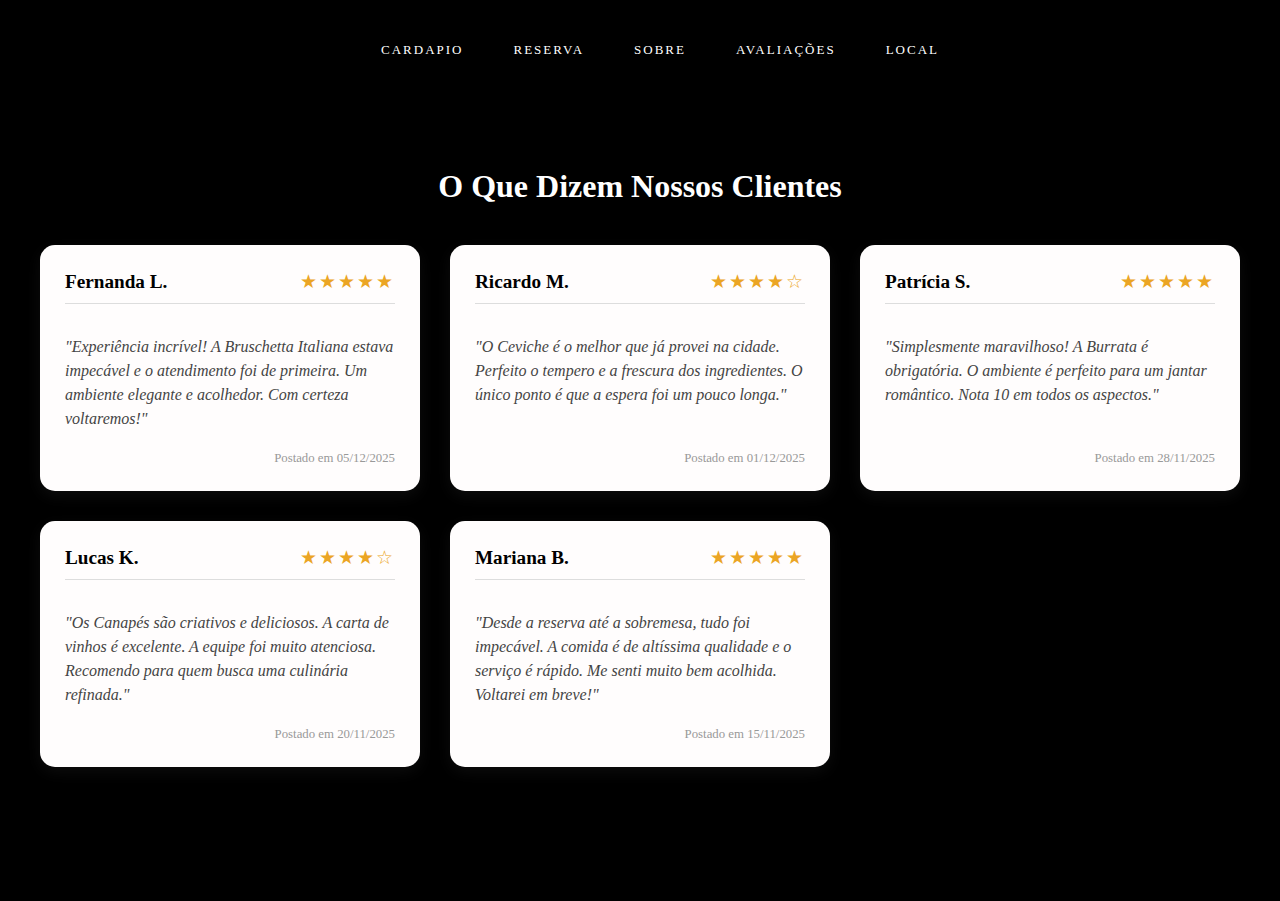
<file: avaliaçoes.html>
<!DOCTYPE html>
<html lang="pt-BR">
<head>
    <meta charset="UTF-8">
    <meta name="viewport" content="width=device-width, initial-scale=1.0">
    <title>marjorms - avaliações</title>
    <link href="https://fonts.googleapis.com/css2?family=Playfair+Display:wght@400;700&display=swap" rel="stylesheet">
    <link rel="stylesheet" href="avaliacoes.css"> 
    <style>
    .superior {
    background-color: #000000;
    height: 100px;
    width: 100%;
    z-index: 1;
    position: fixed; 
    top: 0;          
    left: 0;
}


.navegação {
    height: 100%;
    width: 100%;
}

.navegação ul {
    list-style: none;
    display: flex;
    height: 100%;
    align-items: center;
    justify-content: center;
    margin: 0;
}

.menu {
    display: block;
    padding: 0 25px;
    color: #fff;
    text-decoration: none;
    font-size: 13px;
    text-transform: uppercase;
    letter-spacing: 2px; 
    text-align: center;
    transition: color 0.3s ease;
}

.menu:hover {
    color: #bfa980;
}

    </style>
</head>
<body>

    <div class="superior">
        <div class="navegação">
            <ul>
                <li><a href="index.html" class="menu">cardapio</a></li>
                <li><a href="reserva.html" class="menu">reserva</a></li>
                <li><a href="sobre.html" class="menu">sobre</a></li>
                <li><a href="avaliaçoes.html" class="menu">avaliações</a></li>
                <li><a href="loc.html" class="menu">local</a></li>
            </ul>
        </div>
    </div>
    
    <main class="avaliacoes-container">
        <h2 class="titulo">O Que Dizem Nossos Clientes</h2>

        <div class="reviews-grid">
            
            <article class="review-card">
                <div class="review-header">
                    <span class="review-name">Fernanda L.</span>
                    <div class="review-stars">★★★★★</div>
                </div>
                <p class="review-text">"Experiência incrível! A Bruschetta Italiana estava impecável e o atendimento foi de primeira. Um ambiente elegante e acolhedor. Com certeza voltaremos!"</p>
                <span class="review-date">Postado em 05/12/2025</span>
            </article>

            <article class="review-card">
                <div class="review-header">
                    <span class="review-name">Ricardo M.</span>
                    <div class="review-stars">★★★★☆</div>
                </div>
                <p class="review-text">"O Ceviche é o melhor que já provei na cidade. Perfeito o tempero e a frescura dos ingredientes. O único ponto é que a espera foi um pouco longa."</p>
                <span class="review-date">Postado em 01/12/2025</span>
            </article>

            <article class="review-card">
                <div class="review-header">
                    <span class="review-name">Patrícia S.</span>
                    <div class="review-stars">★★★★★</div>
                </div>
                <p class="review-text">"Simplesmente maravilhoso! A Burrata é obrigatória. O ambiente é perfeito para um jantar romântico. Nota 10 em todos os aspectos."</p>
                <span class="review-date">Postado em 28/11/2025</span>
            </article>

            <article class="review-card">
                <div class="review-header">
                    <span class="review-name">Lucas K.</span>
                    <div class="review-stars">★★★★☆</div>
                </div>
                <p class="review-text">"Os Canapés são criativos e deliciosos. A carta de vinhos é excelente. A equipe foi muito atenciosa. Recomendo para quem busca uma culinária refinada."</p>
                <span class="review-date">Postado em 20/11/2025</span>
            </article>

            <article class="review-card">
                <div class="review-header">
                    <span class="review-name">Mariana B.</span>
                    <div class="review-stars">★★★★★</div>
                </div>
                <p class="review-text">"Desde a reserva até a sobremesa, tudo foi impecável. A comida é de altíssima qualidade e o serviço é rápido. Me senti muito bem acolhida. Voltarei em breve!"</p>
                <span class="review-date">Postado em 15/11/2025</span>
            </article>

        </div>
    </main>
    
    <footer>
        <p>&copy; 2025 marjorm´s. Todos os direitos reservados.</p>
    </footer>


</body>
</html>
</file>
<file: avaliacoes.css>
body {
    background-color: var(--bg-color, #000000); 
    padding-top: 100px; 
}


.avaliacoes-container {
    max-width: 1200px;
    margin: 40px auto;
    padding: 0 20px;
}


.titulo {
    text-align: center;
    margin-bottom: 40px;
    color: white;
    font-size: 2rem;
    position: relative;
    padding-top: 20px;
}


.reviews-grid {
    display: grid;
    grid-template-columns: repeat(auto-fit, minmax(300px, 1fr));
    gap: 30px;
    padding-bottom: 60px; 
}


.review-card {
    background-color: var(--card-bg, #fffdfd);
    border-radius: 15px;
    padding: 25px;
    box-shadow: 0 5px 15px rgba(255, 255, 255, 0.05);
    display: flex;
    flex-direction: column;
    transition: transform 0.3s ease;
}

.review-card:hover {
    transform: translateY(-5px);
    box-shadow: 0 8px 25px rgba(255, 255, 255, 0.1);
}

.review-header {
    display: flex;
    justify-content: space-between;
    align-items: center;
    margin-bottom: 15px;
    border-bottom: 1px solid #ddd;
    padding-bottom: 10px;
}

.review-name {
    font-size: 1.2rem;
    font-weight: bold;
    color: var(--secondary-color, #000000);
}

.review-stars {
    color: var(--primary-color, #EBA524);
    font-size: 1.2rem;
    letter-spacing: 2px;
}

.review-text {
    font-size: 1rem;
    color: #444;
    margin-bottom: 20px;
    line-height: 1.5;
    font-style: italic;
    flex-grow: 1; 
}

.review-date {
    font-size: 0.8rem;
    color: #999;
    text-align: right;
    display: block;
}


footer {
    width: 100%;
}
</file>
